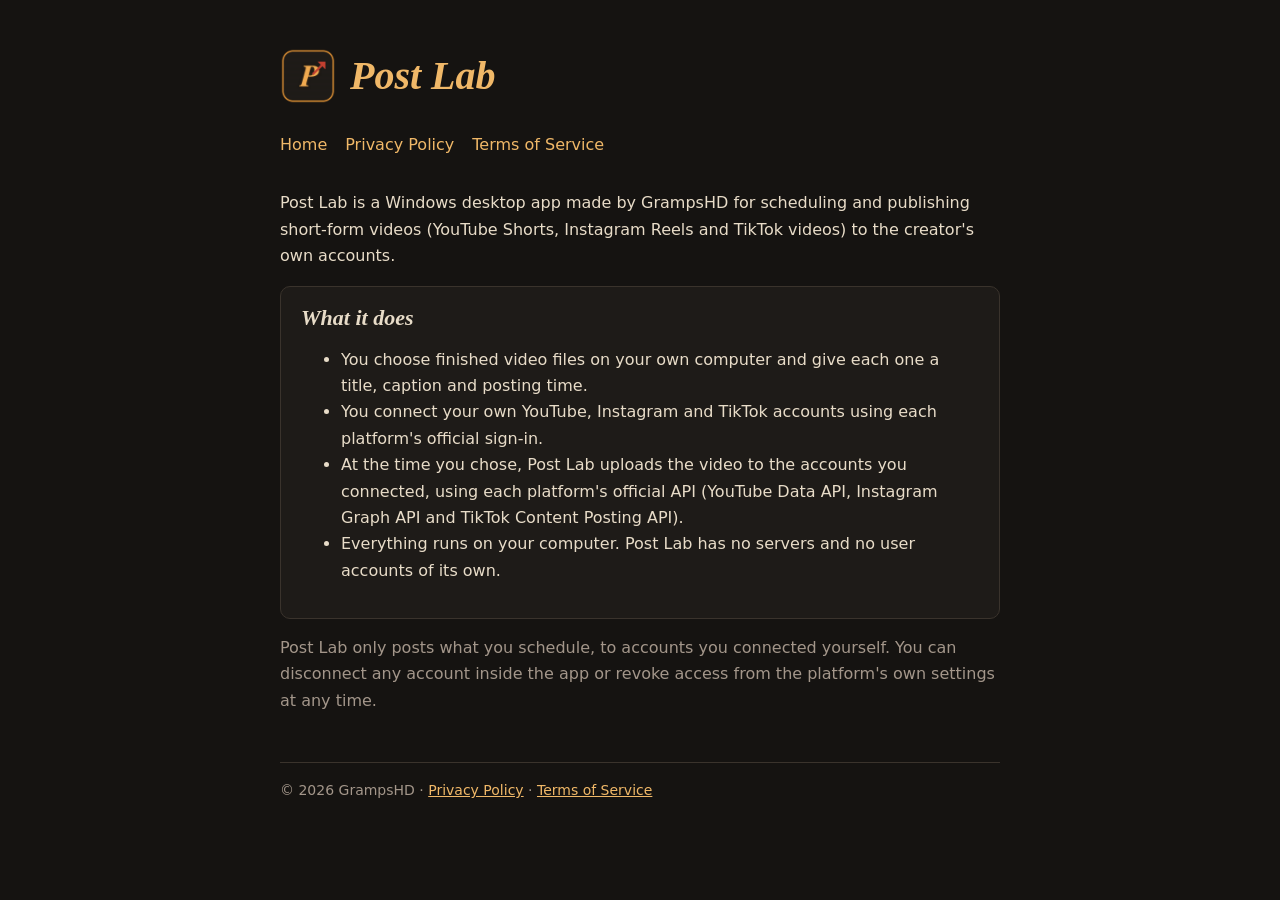
<file: index.html>
<!doctype html>
<html lang="en">
<head>
<meta charset="utf-8"><meta name="viewport" content="width=device-width,initial-scale=1">
<title>Post Lab</title>
<meta name="description" content="Post Lab is a desktop app for scheduling and publishing short-form videos to your own YouTube, Instagram and TikTok accounts.">
<link rel="icon" href="icon.png"><link rel="stylesheet" href="style.css">
</head>
<body><div class="wrap">
<header><img src="icon.png" alt=""><h1>Post Lab</h1></header>
<nav><a href="./">Home</a><a href="privacy.html">Privacy Policy</a><a href="terms.html">Terms of Service</a></nav>

<p>Post Lab is a Windows desktop app made by GrampsHD for scheduling and publishing short-form
videos (YouTube Shorts, Instagram Reels and TikTok videos) to the creator's own accounts.</p>

<div class="card">
<h2 style="margin-top:0">What it does</h2>
<ul>
  <li>You choose finished video files on your own computer and give each one a title, caption and posting time.</li>
  <li>You connect your own YouTube, Instagram and TikTok accounts using each platform's official sign-in.</li>
  <li>At the time you chose, Post Lab uploads the video to the accounts you connected, using each platform's official API
      (YouTube Data API, Instagram Graph API and TikTok Content Posting API).</li>
  <li>Everything runs on your computer. Post Lab has no servers and no user accounts of its own.</li>
</ul>
</div>

<p class="muted">Post Lab only posts what you schedule, to accounts you connected yourself. You can disconnect any account
inside the app or revoke access from the platform's own settings at any time.</p>

<footer>© 2026 GrampsHD · <a href="privacy.html">Privacy Policy</a> · <a href="terms.html">Terms of Service</a></footer>
</div></body>
</html>
</file>
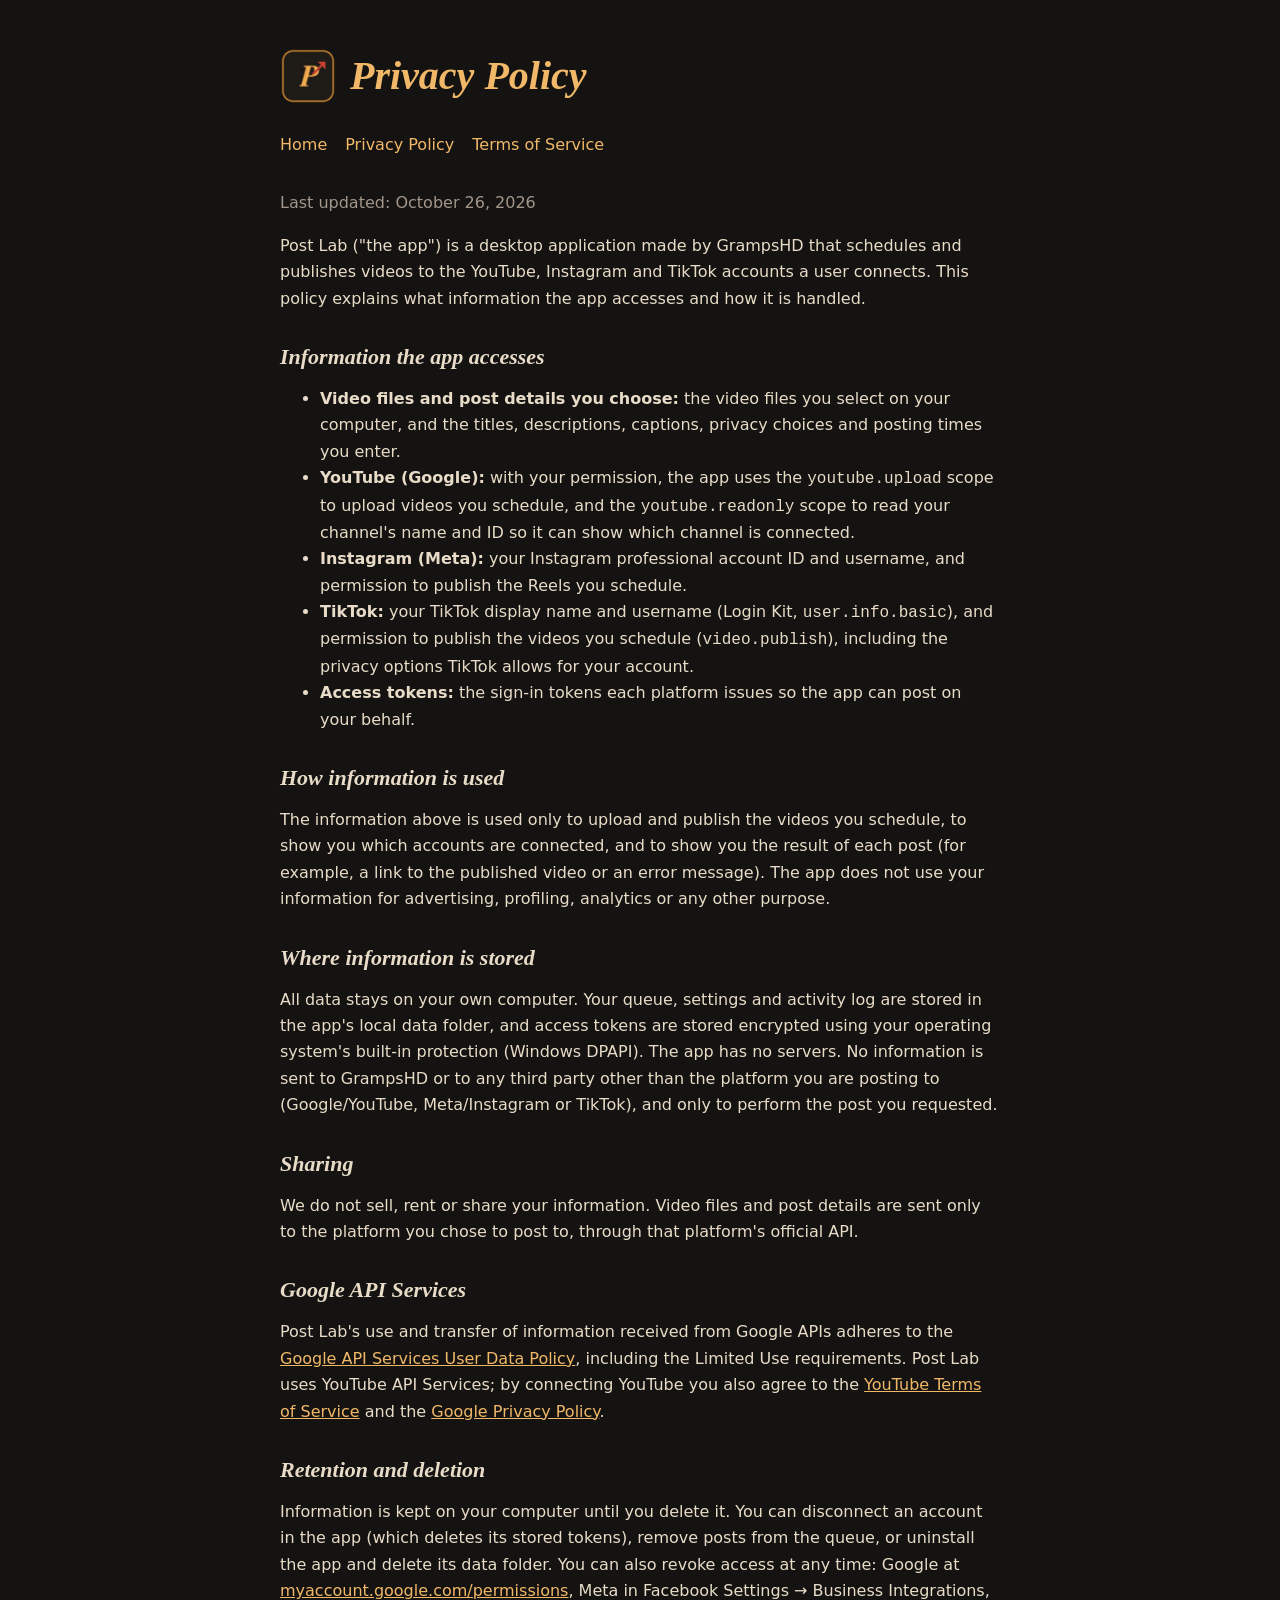
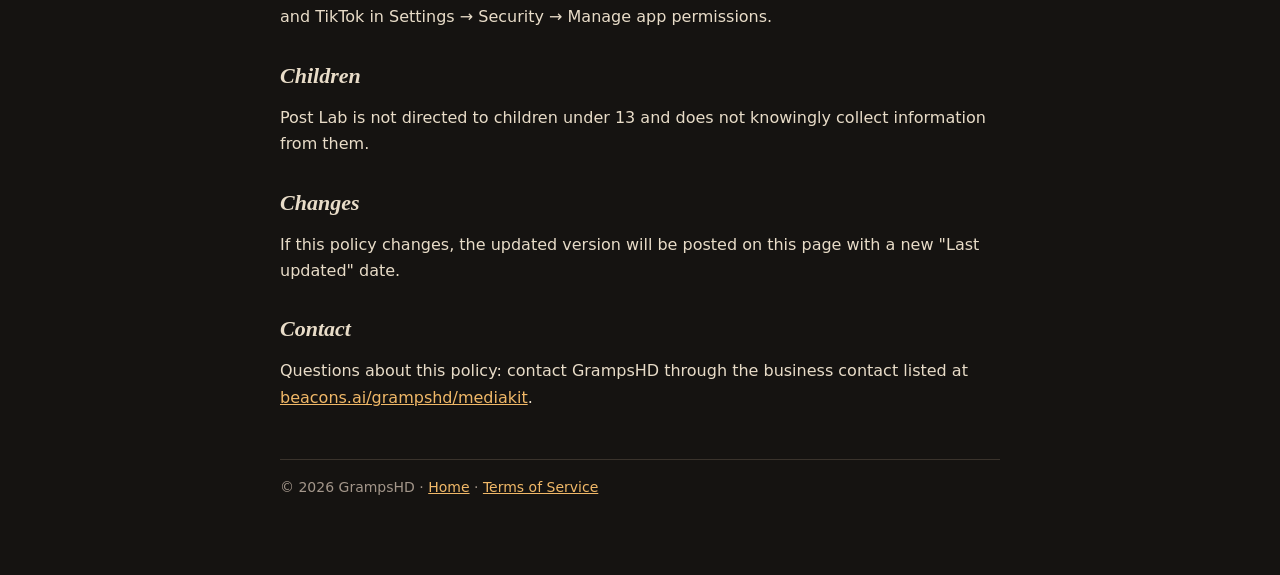
<file: privacy.html>
<!doctype html>
<html lang="en">
<head>
<meta charset="utf-8"><meta name="viewport" content="width=device-width,initial-scale=1">
<title>Post Lab Privacy Policy</title>
<link rel="icon" href="icon.png"><link rel="stylesheet" href="style.css">
</head>
<body><div class="wrap">
<header><img src="icon.png" alt=""><h1>Privacy Policy</h1></header>
<nav><a href="./">Home</a><a href="privacy.html">Privacy Policy</a><a href="terms.html">Terms of Service</a></nav>
<p class="muted">Last updated: October 26, 2026</p>

<p>Post Lab ("the app") is a desktop application made by GrampsHD that schedules and publishes videos to the
YouTube, Instagram and TikTok accounts a user connects. This policy explains what information the app accesses and how it is handled.</p>

<h2>Information the app accesses</h2>
<ul>
  <li><b>Video files and post details you choose:</b> the video files you select on your computer, and the titles, descriptions,
      captions, privacy choices and posting times you enter.</li>
  <li><b>YouTube (Google):</b> with your permission, the app uses the <code>youtube.upload</code> scope to upload videos you
      schedule, and the <code>youtube.readonly</code> scope to read your channel's name and ID so it can show which channel is connected.</li>
  <li><b>Instagram (Meta):</b> your Instagram professional account ID and username, and permission to publish the Reels you schedule.</li>
  <li><b>TikTok:</b> your TikTok display name and username (Login Kit, <code>user.info.basic</code>), and permission to publish the videos you
      schedule (<code>video.publish</code>), including the privacy options TikTok allows for your account.</li>
  <li><b>Access tokens:</b> the sign-in tokens each platform issues so the app can post on your behalf.</li>
</ul>

<h2>How information is used</h2>
<p>The information above is used only to upload and publish the videos you schedule, to show you which accounts are connected,
and to show you the result of each post (for example, a link to the published video or an error message). The app does not use
your information for advertising, profiling, analytics or any other purpose.</p>

<h2>Where information is stored</h2>
<p>All data stays on your own computer. Your queue, settings and activity log are stored in the app's local data folder, and access
tokens are stored encrypted using your operating system's built-in protection (Windows DPAPI). The app has no servers. No information
is sent to GrampsHD or to any third party other than the platform you are posting to (Google/YouTube, Meta/Instagram or TikTok),
and only to perform the post you requested.</p>

<h2>Sharing</h2>
<p>We do not sell, rent or share your information. Video files and post details are sent only to the platform you chose to post to,
through that platform's official API.</p>

<h2>Google API Services</h2>
<p>Post Lab's use and transfer of information received from Google APIs adheres to the
<a href="https://developers.google.com/terms/api-services-user-data-policy">Google API Services User Data Policy</a>, including the
Limited Use requirements. Post Lab uses YouTube API Services; by connecting YouTube you also agree to the
<a href="https://www.youtube.com/t/terms">YouTube Terms of Service</a> and the
<a href="https://policies.google.com/privacy">Google Privacy Policy</a>.</p>

<h2>Retention and deletion</h2>
<p>Information is kept on your computer until you delete it. You can disconnect an account in the app (which deletes its stored
tokens), remove posts from the queue, or uninstall the app and delete its data folder. You can also revoke access at any time:
Google at <a href="https://myaccount.google.com/permissions">myaccount.google.com/permissions</a>, Meta in Facebook
Settings → Business Integrations, and TikTok in Settings → Security → Manage app permissions.</p>

<h2>Children</h2>
<p>Post Lab is not directed to children under 13 and does not knowingly collect information from them.</p>

<h2>Changes</h2>
<p>If this policy changes, the updated version will be posted on this page with a new "Last updated" date.</p>

<h2>Contact</h2>
<p>Questions about this policy: contact GrampsHD through the business contact listed at
<a href="https://beacons.ai/grampshd/mediakit">beacons.ai/grampshd/mediakit</a>.</p>

<footer>© 2026 GrampsHD · <a href="./">Home</a> · <a href="terms.html">Terms of Service</a></footer>
</div></body>
</html>
</file>
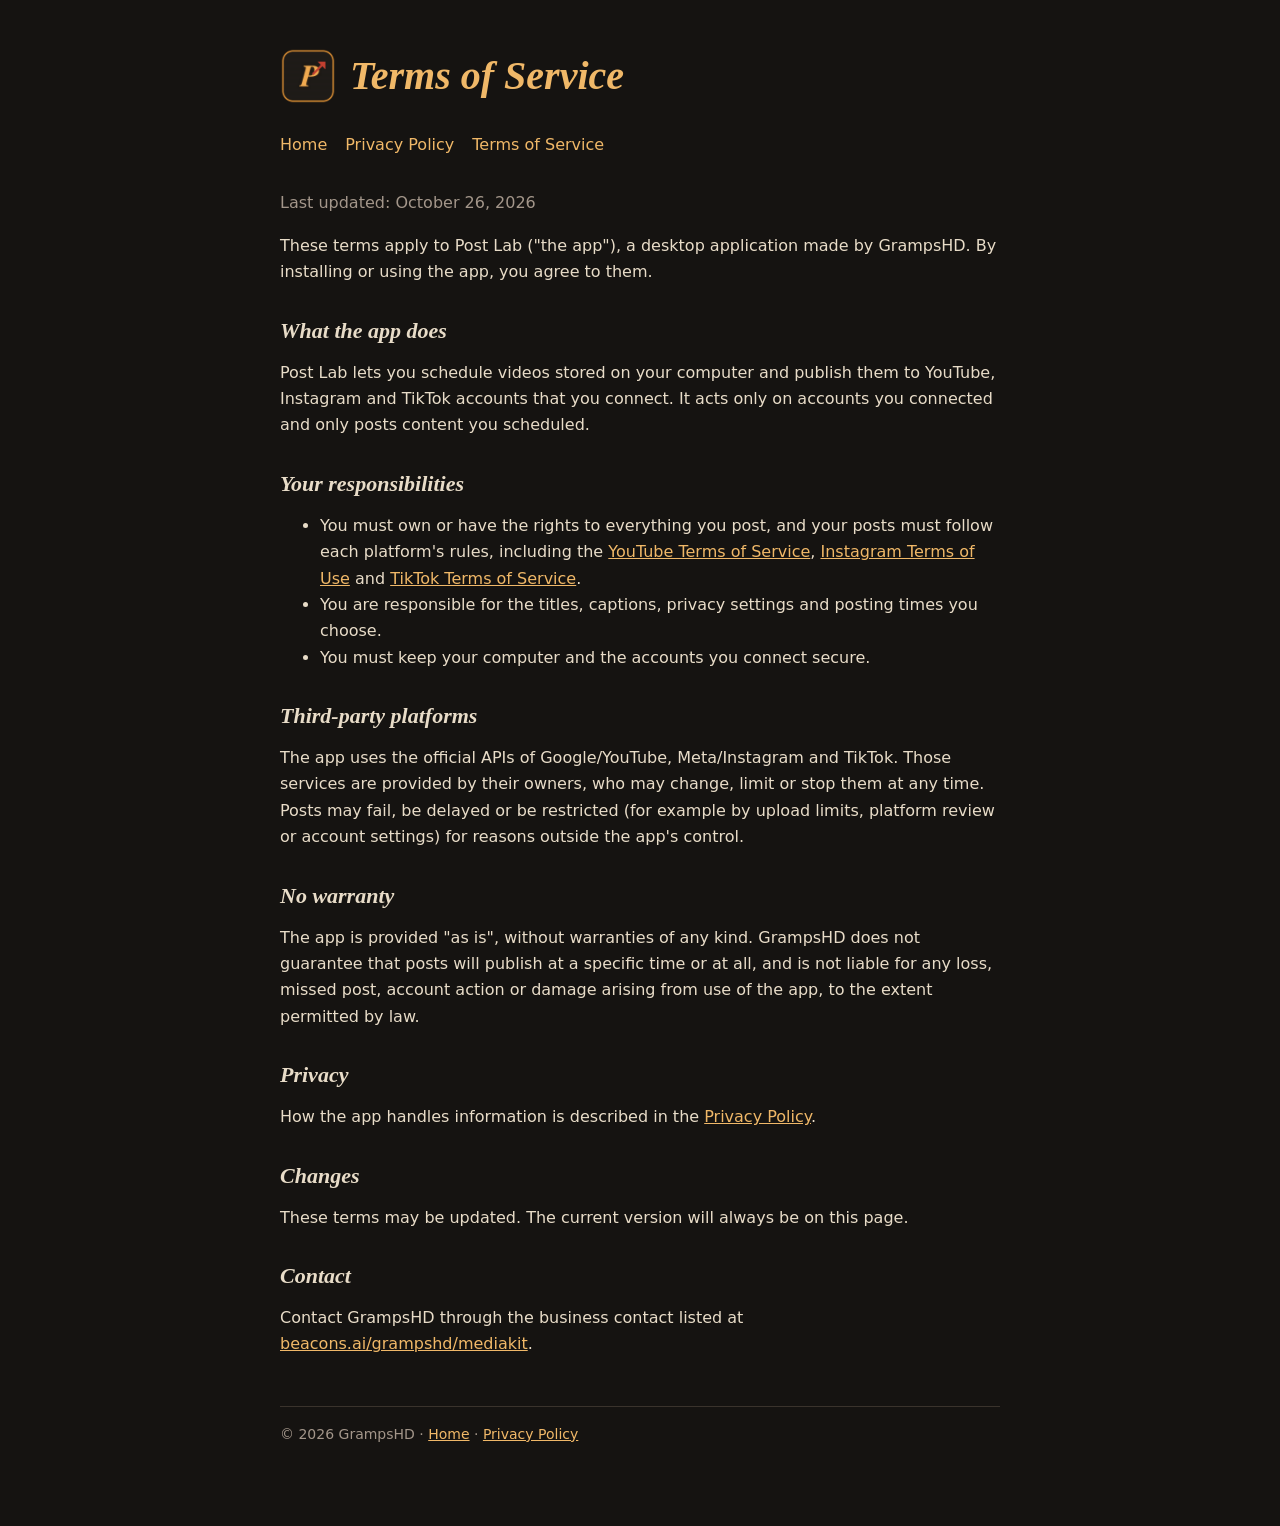
<file: terms.html>
<!doctype html>
<html lang="en">
<head>
<meta charset="utf-8"><meta name="viewport" content="width=device-width,initial-scale=1">
<title>Post Lab Terms of Service</title>
<link rel="icon" href="icon.png"><link rel="stylesheet" href="style.css">
</head>
<body><div class="wrap">
<header><img src="icon.png" alt=""><h1>Terms of Service</h1></header>
<nav><a href="./">Home</a><a href="privacy.html">Privacy Policy</a><a href="terms.html">Terms of Service</a></nav>
<p class="muted">Last updated: October 26, 2026</p>

<p>These terms apply to Post Lab ("the app"), a desktop application made by GrampsHD. By installing or using the app, you agree to them.</p>

<h2>What the app does</h2>
<p>Post Lab lets you schedule videos stored on your computer and publish them to YouTube, Instagram and TikTok accounts that you
connect. It acts only on accounts you connected and only posts content you scheduled.</p>

<h2>Your responsibilities</h2>
<ul>
  <li>You must own or have the rights to everything you post, and your posts must follow each platform's rules, including the
      <a href="https://www.youtube.com/t/terms">YouTube Terms of Service</a>,
      <a href="https://help.instagram.com/581066165581870">Instagram Terms of Use</a> and
      <a href="https://www.tiktok.com/legal/terms-of-service">TikTok Terms of Service</a>.</li>
  <li>You are responsible for the titles, captions, privacy settings and posting times you choose.</li>
  <li>You must keep your computer and the accounts you connect secure.</li>
</ul>

<h2>Third-party platforms</h2>
<p>The app uses the official APIs of Google/YouTube, Meta/Instagram and TikTok. Those services are provided by their owners, who
may change, limit or stop them at any time. Posts may fail, be delayed or be restricted (for example by upload limits, platform
review or account settings) for reasons outside the app's control.</p>

<h2>No warranty</h2>
<p>The app is provided "as is", without warranties of any kind. GrampsHD does not guarantee that posts will publish at a specific
time or at all, and is not liable for any loss, missed post, account action or damage arising from use of the app, to the
extent permitted by law.</p>

<h2>Privacy</h2>
<p>How the app handles information is described in the <a href="privacy.html">Privacy Policy</a>.</p>

<h2>Changes</h2>
<p>These terms may be updated. The current version will always be on this page.</p>

<h2>Contact</h2>
<p>Contact GrampsHD through the business contact listed at <a href="https://beacons.ai/grampshd/mediakit">beacons.ai/grampshd/mediakit</a>.</p>

<footer>© 2026 GrampsHD · <a href="./">Home</a> · <a href="privacy.html">Privacy Policy</a></footer>
</div></body>
</html>
</file>
<file: style.css>
:root{--bg:#151311;--panel:#1e1b18;--line:#3a332c;--text:#e8dcc8;--muted:#a3968a;--amber:#f0b868}
*{box-sizing:border-box}body{margin:0;background:var(--bg);color:var(--text);font:16px/1.65 "Segoe UI",system-ui,sans-serif}
.wrap{max-width:760px;margin:0 auto;padding:48px 20px 80px}
header{display:flex;align-items:center;gap:14px;margin-bottom:28px}header img{width:56px;height:56px}
h1{font:italic 700 40px/1.1 Georgia,serif;margin:0;color:var(--amber)}h2{font:italic 700 22px Georgia,serif;margin:32px 0 8px}
p,li{color:var(--text)}.muted{color:var(--muted)}a{color:var(--amber)}
nav{display:flex;gap:18px;margin:8px 0 32px;flex-wrap:wrap}nav a{text-decoration:none}
.card{background:var(--panel);border:1px solid var(--line);border-radius:10px;padding:18px 20px;margin:16px 0}
footer{margin-top:48px;color:var(--muted);font-size:14px;border-top:1px solid var(--line);padding-top:16px}
</file>
